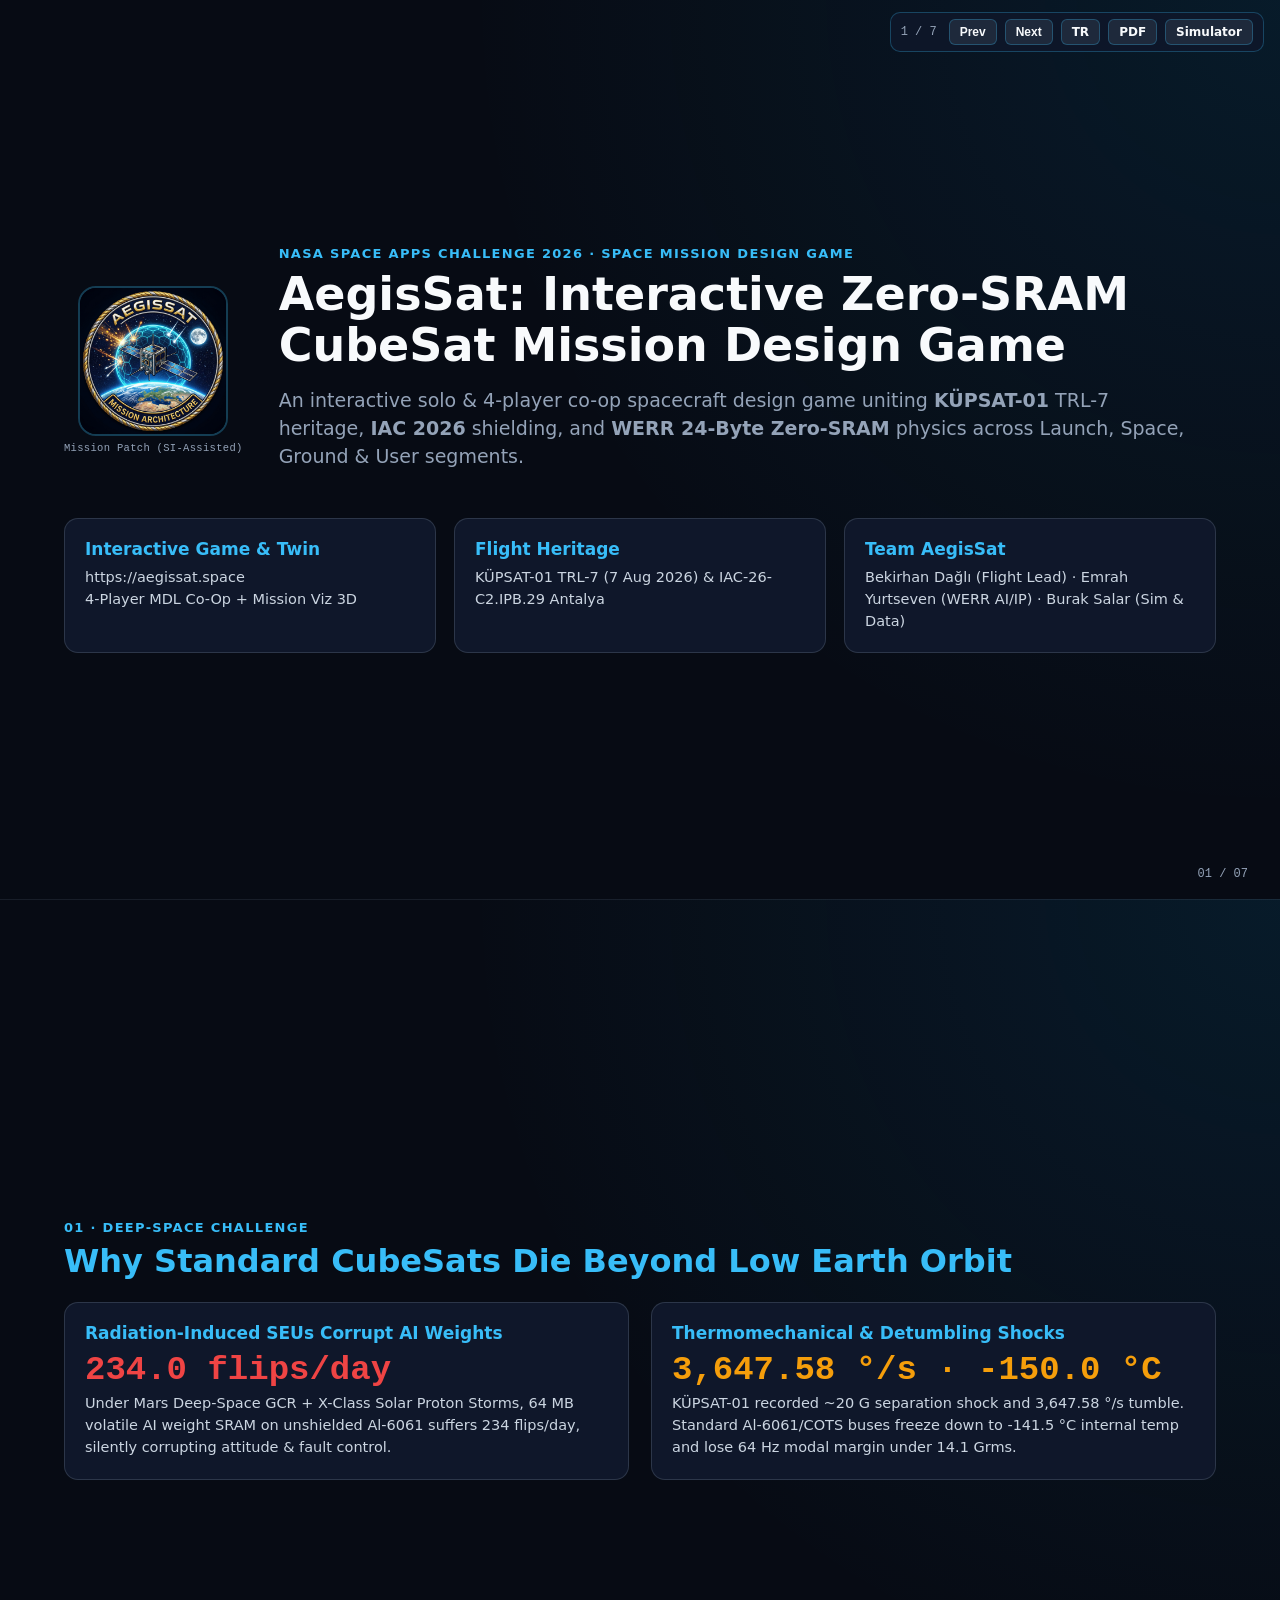
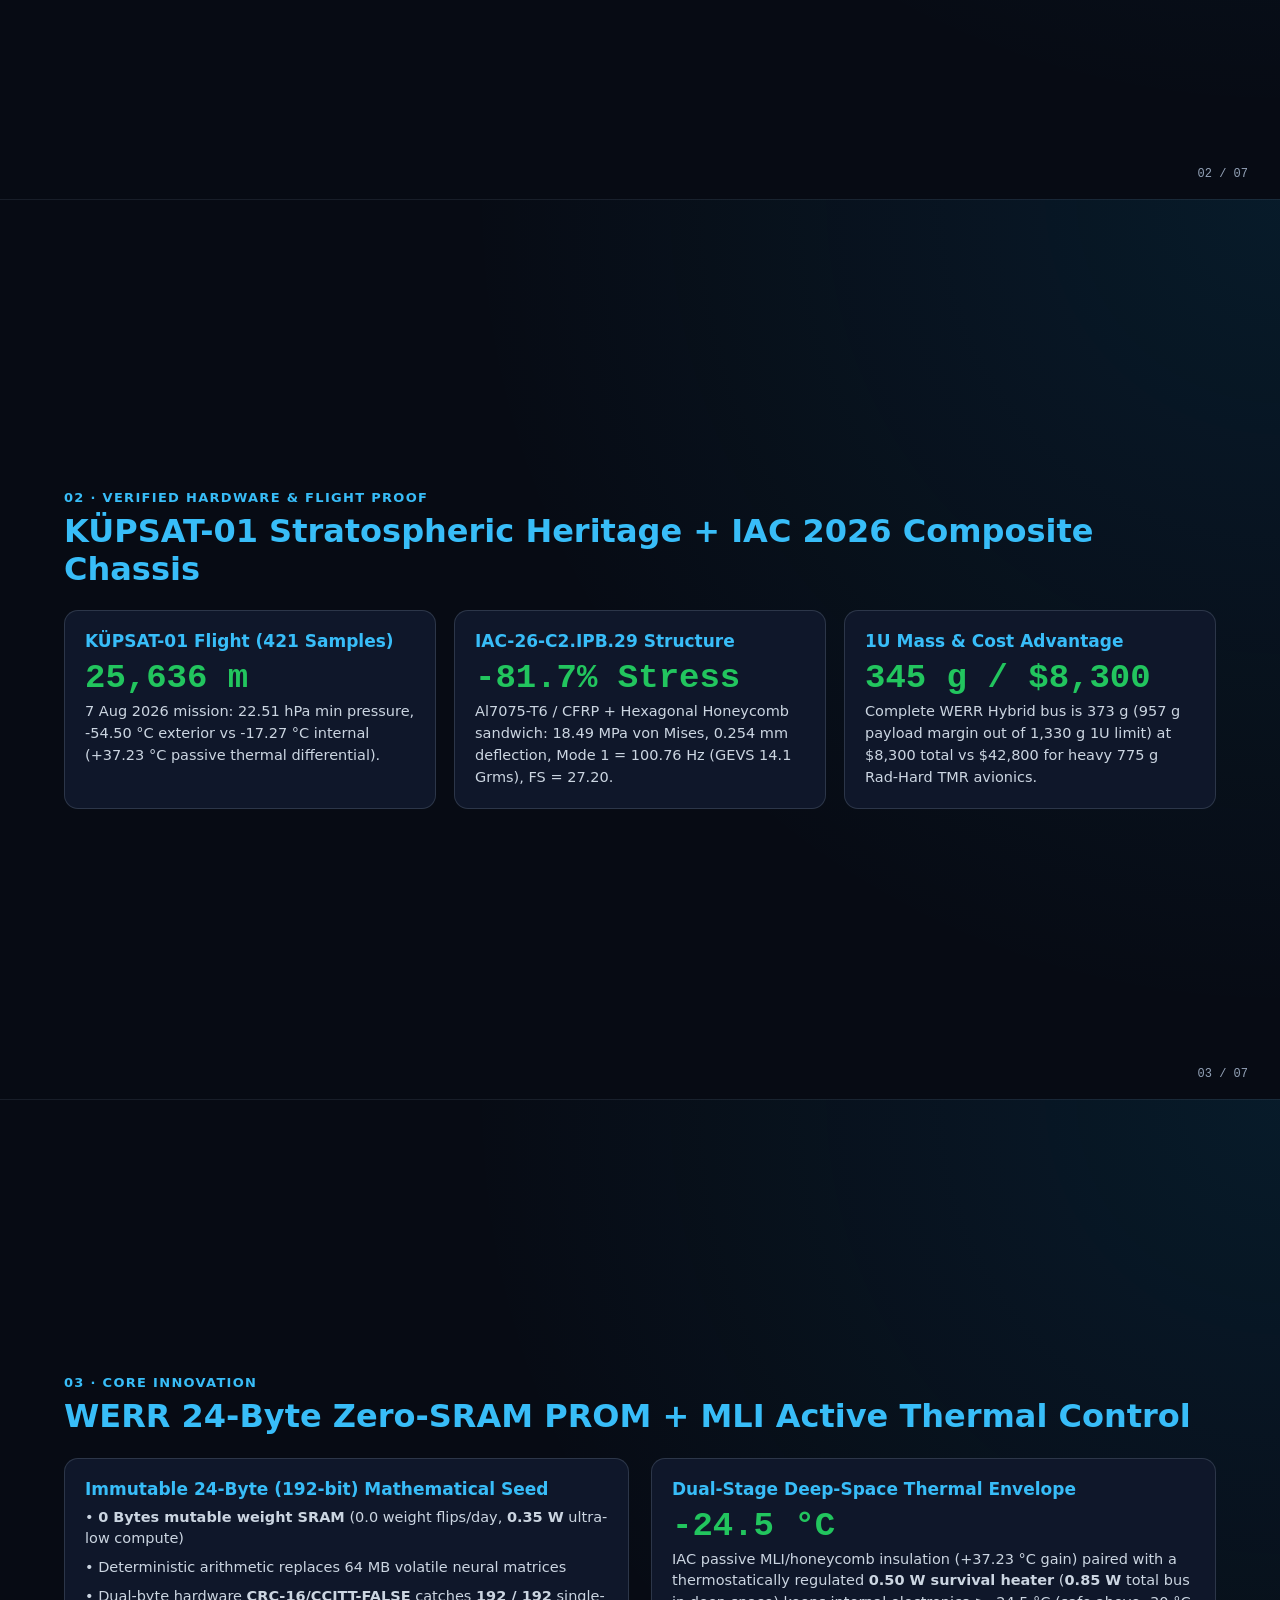
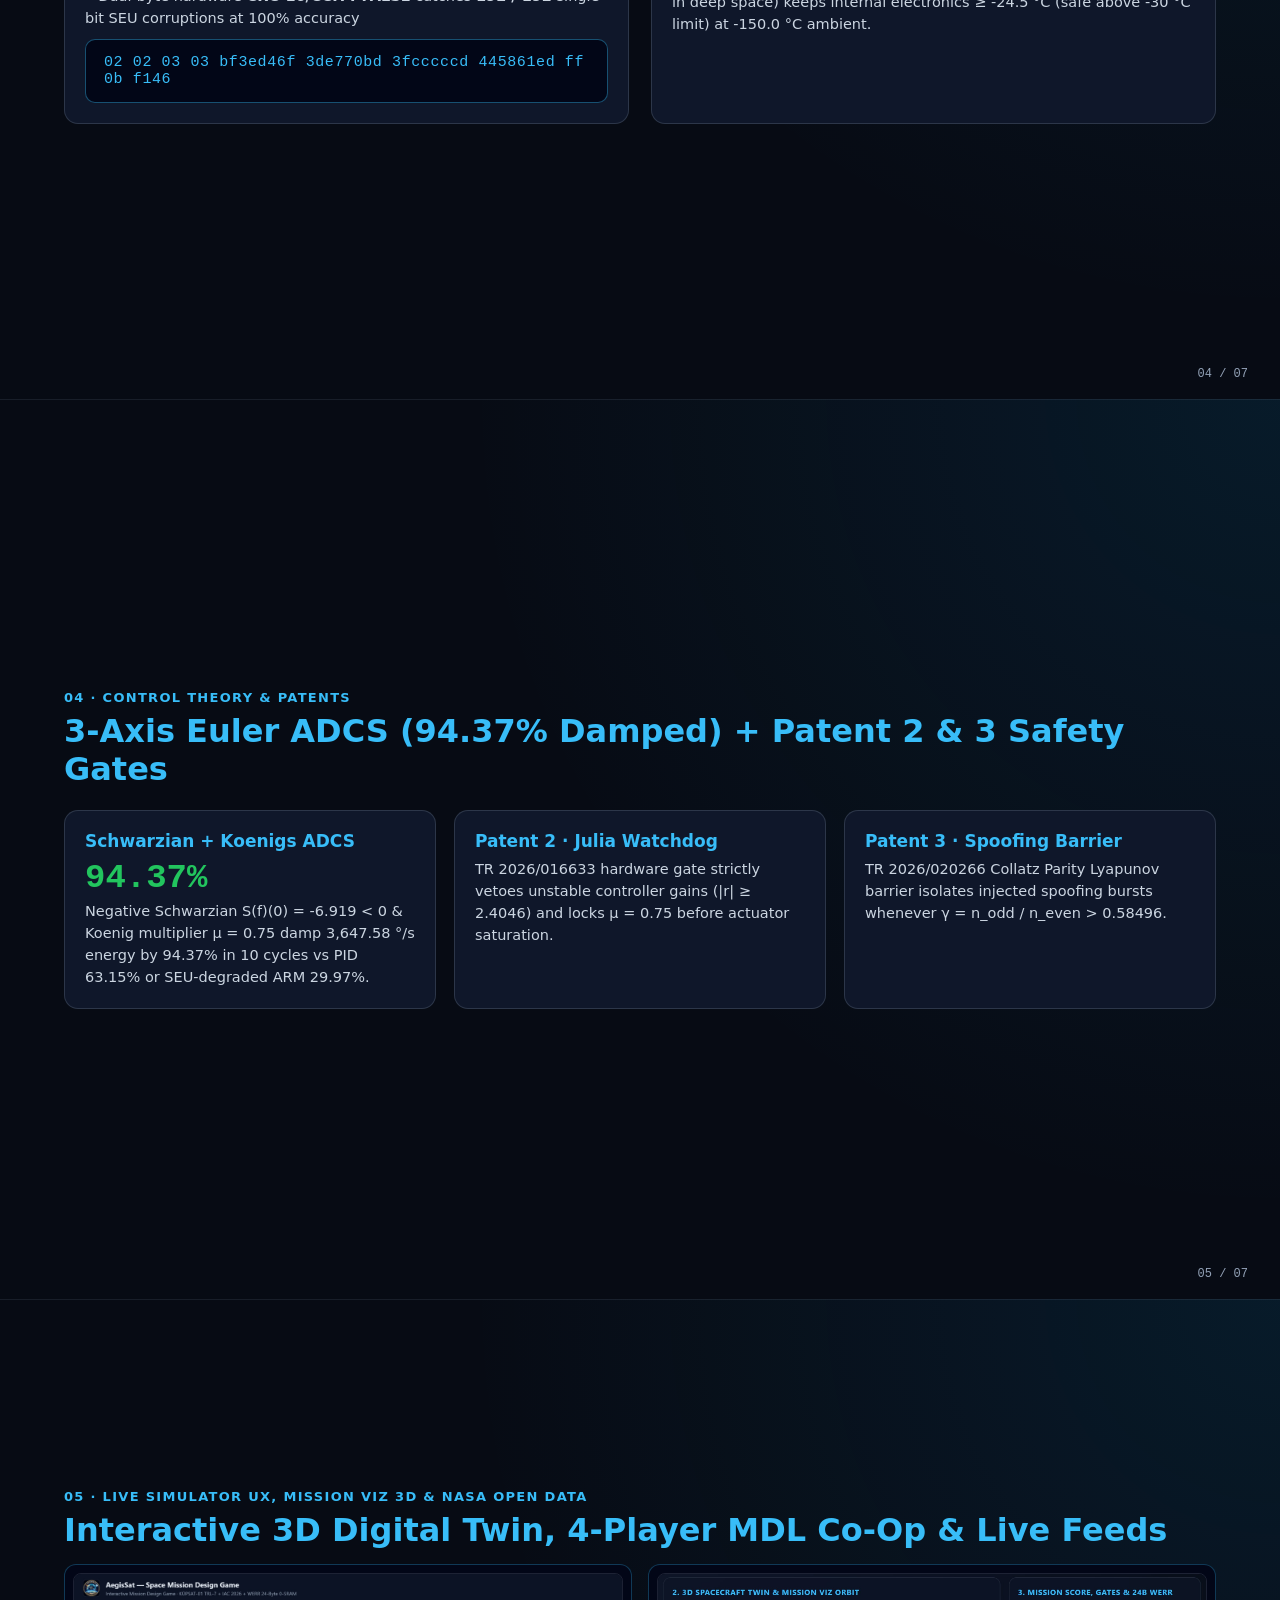
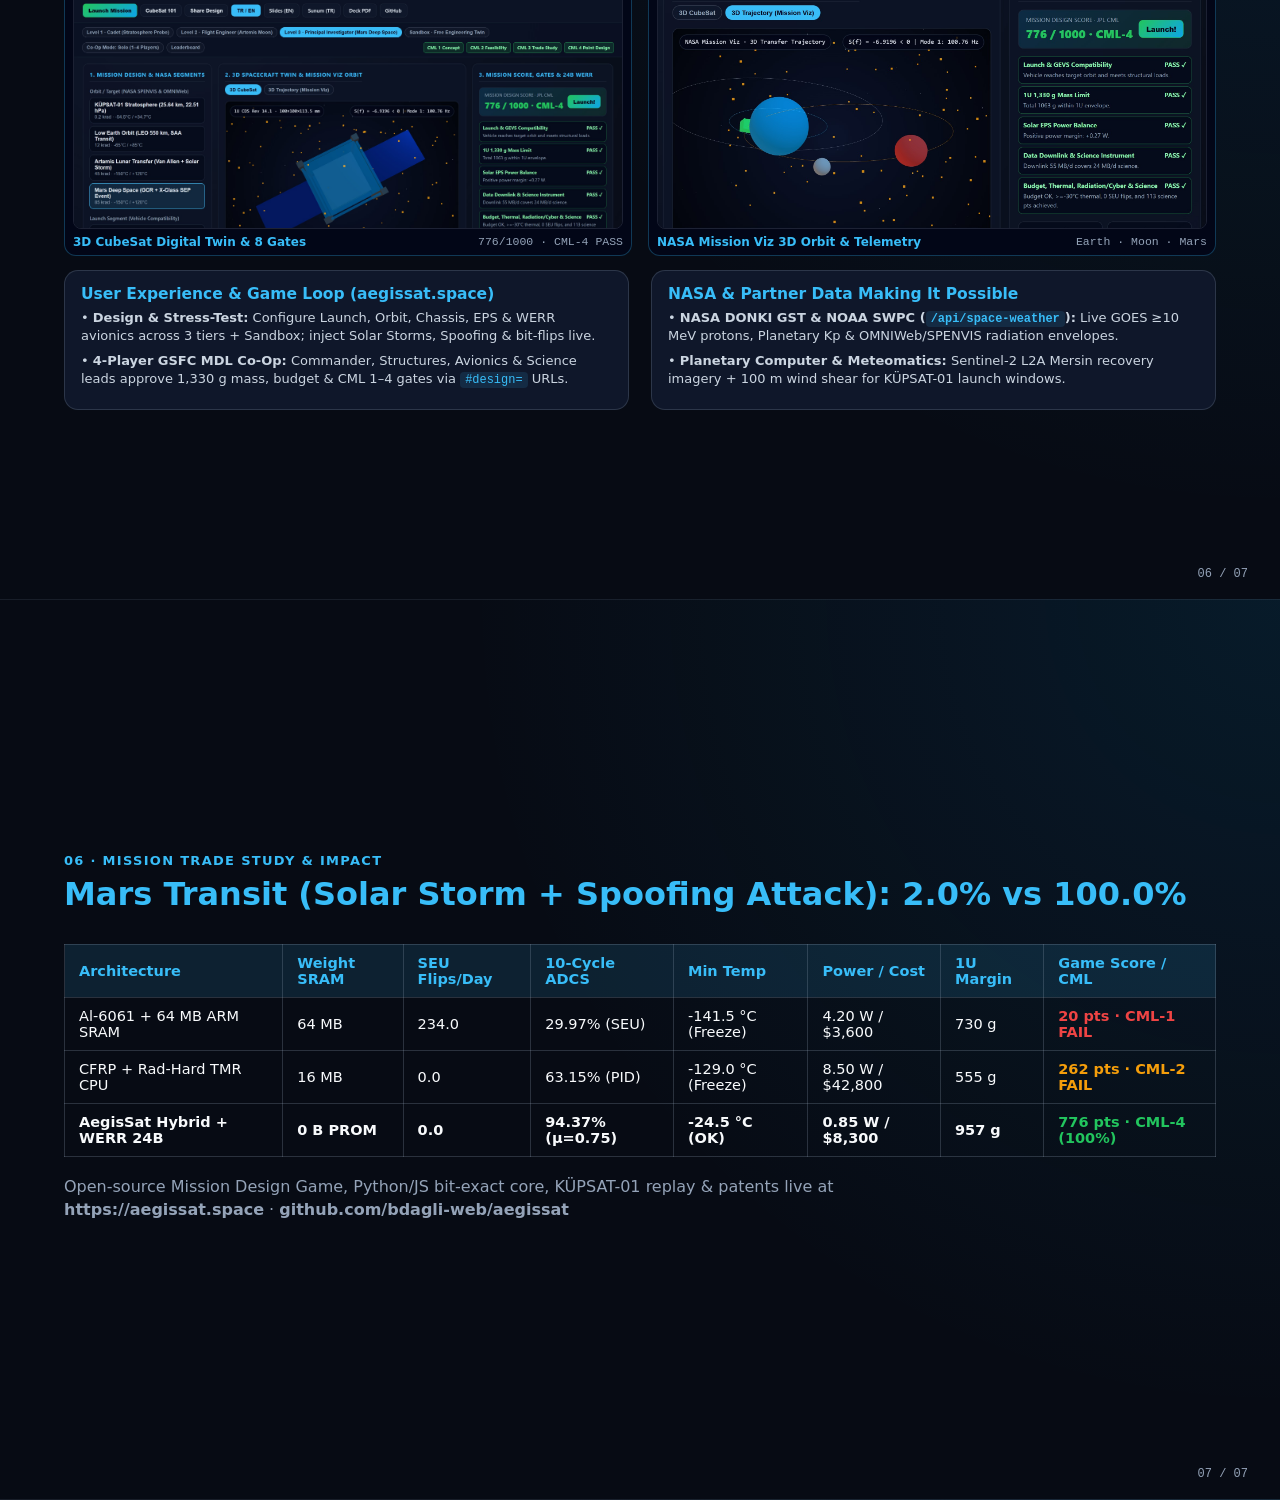
<file: demo/slides_en.html>
<!DOCTYPE html>
<html lang="en">
<head>
  <meta charset="UTF-8" />
  <meta name="viewport" content="width=device-width, initial-scale=1.0" />
  <title>AegisSat — Beyond Earth Zero-SRAM CubeSat Survivability (EN)</title>
  <style>
    :root { --bg: #070b14; --card: #0f172a; --text: #f8fafc; --muted: #94a3b8; --accent: #38bdf8; --ok: #22c55e; --warn: #f59e0b; --bad: #ef4444; --border: rgba(56,189,248,0.28); }
    * { box-sizing: border-box; margin: 0; padding: 0; }
    html, body { font-family: Inter, system-ui, -apple-system, sans-serif; background: var(--bg); color: var(--text); overflow-x: hidden; max-width: 100%; }
    .toolbar { position: fixed; top: 12px; right: 16px; display: flex; gap: 8px; z-index: 99; background: rgba(15,23,42,0.92); padding: 6px 10px; border-radius: 10px; border: 1px solid var(--border); align-items: center; }
    .toolbar a, .toolbar button { background: #1e293b; color: var(--text); border: 1px solid var(--border); padding: 5px 10px; border-radius: 6px; font-size: 12px; font-weight: 600; text-decoration: none; cursor: pointer; }
    .toolbar a:hover, .toolbar button:hover { background: var(--accent); color: #020617; }
    .slide { width: 100%; min-height: 100vh; padding: 48px 64px; display: flex; flex-direction: column; justify-content: center; border-bottom: 1px solid rgba(148,163,184,0.12); background: radial-gradient(circle at top right, rgba(14,165,233,0.10), transparent 52%), var(--bg); page-break-after: always; break-after: page; position: relative; }
    .slide-num { position: absolute; bottom: 18px; right: 32px; font-size: 12px; color: var(--muted); font-family: ui-monospace, monospace; }
    .kicker { color: var(--accent); font-weight: 700; letter-spacing: 0.10em; text-transform: uppercase; font-size: 13px; margin-bottom: 8px; }
    h1 { font-size: 46px; line-height: 1.12; margin-bottom: 14px; font-weight: 800; }
    h2 { font-size: 32px; line-height: 1.18; margin-bottom: 22px; color: var(--accent); font-weight: 750; }
    p.lead { font-size: 19px; color: var(--muted); max-width: 920px; line-height: 1.48; margin-bottom: 24px; }
    .grid-2 { display: grid; grid-template-columns: repeat(2, minmax(0, 1fr)); gap: 22px; }
    .grid-3 { display: grid; grid-template-columns: repeat(3, minmax(0, 1fr)); gap: 18px; }
    .card { background: var(--card); border: 1px solid rgba(148,163,184,0.22); border-radius: 14px; padding: 20px; }
    .card h3 { font-size: 17px; color: var(--accent); margin-bottom: 8px; }
    .card p, .card li { font-size: 14.5px; color: #cbd5e1; line-height: 1.5; }
    ul.clean { list-style: none; }
    ul.clean li { margin-bottom: 7px; }
    .metric { font-size: 34px; font-weight: 800; color: var(--ok); margin: 4px 0; font-family: ui-monospace, monospace; }
    .metric.warn { color: var(--warn); }
    .metric.bad { color: var(--bad); }
    .mono { font-family: ui-monospace, SFMono-Regular, Menlo, monospace; }
    .hex-box { background: #020617; border: 1px solid rgba(56,189,248,0.4); border-radius: 10px; padding: 14px 18px; font-size: 15px; color: var(--accent); letter-spacing: 0.04em; margin-top: 10px; overflow-wrap: anywhere; word-break: break-all; }
    table { width: 100%; border-collapse: collapse; margin-top: 8px; font-size: 14.5px; }
    th, td { border: 1px solid rgba(148,163,184,0.25); padding: 10px 14px; text-align: left; }
    th { background: rgba(56,189,248,0.12); color: var(--accent); font-weight: 700; }
    .hero-row { display: flex; align-items: center; gap: 36px; }
    .patch-wrap { display: flex; flex-direction: column; align-items: center; gap: 6px; flex-shrink: 0; }
    .patch-img { width: 150px; height: 150px; border-radius: 18px; object-fit: cover; border: 2px solid var(--border); flex-shrink: 0; }
    .patch-cap { font-size: 10.5px; color: var(--muted); font-family: ui-monospace, monospace; letter-spacing: 0.03em; }
    .showcase-grid { display: grid; grid-template-columns: repeat(2, minmax(0, 1fr)); gap: 16px; margin-bottom: 14px; }
    .shot-card { background: #020617; border: 1px solid var(--border); border-radius: 12px; padding: 8px 8px 6px; overflow: hidden; }
    .shot-card img { width: 100%; height: 256px; object-fit: cover; object-position: top center; border-radius: 8px; display: block; border: 1px solid rgba(148,163,184,0.18); }
    .shot-cap { font-size: 11.5px; color: var(--muted); margin-top: 6px; display: flex; justify-content: space-between; align-items: center; gap: 8px; }
    .shot-cap strong { color: var(--accent); font-size: 12px; }
    .card-compact { padding: 14px 16px; }
    .card-compact h3 { font-size: 15.5px; margin-bottom: 6px; }
    .card-compact li { font-size: 13px; margin-bottom: 4px; line-height: 1.38; }
    code.mono { background: rgba(56,189,248,0.12); color: var(--accent); padding: 1px 5px; border-radius: 4px; font-size: 0.92em; }
    @media screen and (max-width: 820px) {
      .toolbar { position: static; width: calc(100% - 24px); margin: 10px auto 0; flex-wrap: wrap; justify-content: center; }
      .slide { min-height: auto; padding: 28px 16px 42px; }
      .hero-row { flex-direction: column; align-items: flex-start; gap: 16px; }
      .patch-wrap { align-items: flex-start; }
      .patch-img { width: 92px; height: 92px; }
      h1 { font-size: 26px; }
      h2 { font-size: 21px; margin-bottom: 14px; }
      p.lead { font-size: 15px; margin-bottom: 16px; }
      .grid-2, .grid-3, .showcase-grid { grid-template-columns: minmax(0, 1fr); gap: 14px; }
      .shot-card img { height: auto; max-height: 240px; }
      .card { padding: 14px; min-width: 0; max-width: 100%; }
      .metric { font-size: 24px; }
      .hex-box { font-size: 12px; padding: 10px 12px; }
      table { display: block; overflow-x: auto; max-width: 100%; font-size: 12.5px; -webkit-overflow-scrolling: touch; }
      th, td { padding: 8px 10px; white-space: nowrap; }
      .slide-num { right: 16px; bottom: 12px; }
    }
    @page { size: 13.333in 7.5in; margin: 0; }
    @media print {
      .toolbar { display: none !important; }
      .slide { width: 13.333in; height: 7.5in; min-height: 7.5in; max-height: 7.5in; padding: 38px 54px; overflow: hidden; border-bottom: none; -webkit-print-color-adjust: exact; print-color-adjust: exact; }
      .shot-card img { height: 246px; }
    }
  </style>
</head>
<body>
  <div class="toolbar">
    <span id="slide-ind" class="mono" style="font-size:12px;color:#94a3b8;margin-right:4px;">1 / 7</span>
    <button onclick="step(-1)">Prev</button>
    <button onclick="step(1)">Next</button>
    <a href="slides_tr.html">TR</a>
    <a href="../docs/AegisSat_Presentation_EN.pdf" target="_blank" rel="noopener">PDF</a>
    <a href="../index.html">Simulator</a>
  </div>

  <section class="slide">
    <div class="hero-row">
      <div class="patch-wrap">
        <img src="../assets/aegissat_mission_patch.jpg" alt="AegisSat Mission Patch" class="patch-img" />
        <span class="patch-cap">Mission Patch (SI-Assisted)</span>
      </div>
      <div>
        <div class="kicker">NASA Space Apps Challenge 2026 · Space Mission Design Game</div>
        <h1>AegisSat: Interactive Zero-SRAM CubeSat Mission Design Game</h1>
        <p class="lead">An interactive solo &amp; 4-player co-op spacecraft design game uniting <strong>KÜPSAT-01</strong> TRL-7 heritage, <strong>IAC 2026</strong> shielding, and <strong>WERR 24-Byte Zero-SRAM</strong> physics across Launch, Space, Ground &amp; User segments.</p>
      </div>
    </div>
    <div class="grid-3" style="margin-top:24px;">
      <div class="card"><h3>Interactive Game &amp; Twin</h3><p>https://aegissat.space<br/>4-Player MDL Co-Op + Mission Viz 3D</p></div>
      <div class="card"><h3>Flight Heritage</h3><p>KÜPSAT-01 TRL-7 (7 Aug 2026) &amp; IAC-26-C2.IPB.29 Antalya</p></div>
      <div class="card"><h3>Team AegisSat</h3><p>Bekirhan Dağlı (Flight Lead) · Emrah Yurtseven (WERR AI/IP) · Burak Salar (Sim &amp; Data)</p></div>
    </div>
    <span class="slide-num">01 / 07</span>
  </section>

  <section class="slide">
    <div class="kicker">01 · Deep-Space Challenge</div>
    <h2>Why Standard CubeSats Die Beyond Low Earth Orbit</h2>
    <div class="grid-2">
      <div class="card">
        <h3>Radiation-Induced SEUs Corrupt AI Weights</h3>
        <div class="metric bad">234.0 flips/day</div>
        <p>Under Mars Deep-Space GCR + X-Class Solar Proton Storms, 64 MB volatile AI weight SRAM on unshielded Al-6061 suffers 234 flips/day, silently corrupting attitude &amp; fault control.</p>
      </div>
      <div class="card">
        <h3>Thermomechanical &amp; Detumbling Shocks</h3>
        <div class="metric warn">3,647.58 °/s · -150.0 °C</div>
        <p>KÜPSAT-01 recorded ~20 G separation shock and 3,647.58 °/s tumble. Standard Al-6061/COTS buses freeze down to -141.5 °C internal temp and lose 64 Hz modal margin under 14.1 Grms.</p>
      </div>
    </div>
    <span class="slide-num">02 / 07</span>
  </section>

  <section class="slide">
    <div class="kicker">02 · Verified Hardware &amp; Flight Proof</div>
    <h2>KÜPSAT-01 Stratospheric Heritage + IAC 2026 Composite Chassis</h2>
    <div class="grid-3">
      <div class="card"><h3>KÜPSAT-01 Flight (421 Samples)</h3><div class="metric">25,636 m</div><p>7 Aug 2026 mission: 22.51 hPa min pressure, -54.50 °C exterior vs -17.27 °C internal (+37.23 °C passive thermal differential).</p></div>
      <div class="card"><h3>IAC-26-C2.IPB.29 Structure</h3><div class="metric">-81.7% Stress</div><p>Al7075-T6 / CFRP + Hexagonal Honeycomb sandwich: 18.49 MPa von Mises, 0.254 mm deflection, Mode 1 = 100.76 Hz (GEVS 14.1 Grms), FS = 27.20.</p></div>
      <div class="card"><h3>1U Mass &amp; Cost Advantage</h3><div class="metric">345 g / $8,300</div><p>Complete WERR Hybrid bus is 373 g (957 g payload margin out of 1,330 g 1U limit) at $8,300 total vs $42,800 for heavy 775 g Rad-Hard TMR avionics.</p></div>
    </div>
    <span class="slide-num">03 / 07</span>
  </section>

  <section class="slide">
    <div class="kicker">03 · Core Innovation</div>
    <h2>WERR 24-Byte Zero-SRAM PROM + MLI Active Thermal Control</h2>
    <div class="grid-2">
      <div class="card">
        <h3>Immutable 24-Byte (192-bit) Mathematical Seed</h3>
        <ul class="clean">
          <li>• <strong>0 Bytes mutable weight SRAM</strong> (0.0 weight flips/day, <strong>0.35 W</strong> ultra-low compute)</li>
          <li>• Deterministic arithmetic replaces 64 MB volatile neural matrices</li>
          <li>• Dual-byte hardware <strong>CRC-16/CCITT-FALSE</strong> catches <strong>192 / 192</strong> single-bit SEU corruptions at 100% accuracy</li>
        </ul>
        <div class="hex-box mono">02 02 03 03 bf3ed46f 3de770bd 3fcccccd 445861ed ff0b f146</div>
      </div>
      <div class="card">
        <h3>Dual-Stage Deep-Space Thermal Envelope</h3>
        <div class="metric">-24.5 °C</div>
        <p>IAC passive MLI/honeycomb insulation (+37.23 °C gain) paired with a thermostatically regulated <strong>0.50 W survival heater</strong> (<strong>0.85 W</strong> total bus in deep space) keeps internal electronics ≥ -24.5 °C (safe above -30 °C limit) at -150.0 °C ambient.</p>
      </div>
    </div>
    <span class="slide-num">04 / 07</span>
  </section>

  <section class="slide">
    <div class="kicker">04 · Control Theory &amp; Patents</div>
    <h2>3-Axis Euler ADCS (94.37% Damped) + Patent 2 &amp; 3 Safety Gates</h2>
    <div class="grid-3">
      <div class="card"><h3>Schwarzian + Koenigs ADCS</h3><div class="metric">94.37%</div><p>Negative Schwarzian S(f)(0) = -6.919 &lt; 0 &amp; Koenig multiplier μ = 0.75 damp 3,647.58 °/s energy by 94.37% in 10 cycles vs PID 63.15% or SEU-degraded ARM 29.97%.</p></div>
      <div class="card"><h3>Patent 2 · Julia Watchdog</h3><p>TR 2026/016633 hardware gate strictly vetoes unstable controller gains (|r| ≥ 2.4046) and locks μ = 0.75 before actuator saturation.</p></div>
      <div class="card"><h3>Patent 3 · Spoofing Barrier</h3><p>TR 2026/020266 Collatz Parity Lyapunov barrier isolates injected spoofing bursts whenever γ = n_odd / n_even &gt; 0.58496.</p></div>
    </div>
    <span class="slide-num">05 / 07</span>
  </section>

  <section class="slide">
    <div class="kicker">05 · Live Simulator UX, Mission Viz 3D &amp; NASA Open Data</div>
    <h2 style="margin-bottom:14px;">Interactive 3D Digital Twin, 4-Player MDL Co-Op &amp; Live Feeds</h2>
    <div class="showcase-grid">
      <div class="shot-card">
        <img src="../assets/demo_simulator_en.jpg" alt="AegisSat Live 3D CubeSat Simulator and CML-4 Engineering Gates" />
        <div class="shot-cap"><strong>3D CubeSat Digital Twin &amp; 8 Gates</strong><span class="mono">776/1000 · CML-4 PASS</span></div>
      </div>
      <div class="shot-card">
        <img src="../assets/demo_trajectory_en.jpg" alt="NASA Mission Viz 3D Transfer Trajectory and Resource Telemetry" />
        <div class="shot-cap"><strong>NASA Mission Viz 3D Orbit &amp; Telemetry</strong><span class="mono">Earth · Moon · Mars</span></div>
      </div>
    </div>
    <div class="grid-2">
      <div class="card card-compact">
        <h3>User Experience &amp; Game Loop (aegissat.space)</h3>
        <ul class="clean">
          <li>• <strong>Design &amp; Stress-Test:</strong> Configure Launch, Orbit, Chassis, EPS &amp; WERR avionics across 3 tiers + Sandbox; inject Solar Storms, Spoofing &amp; bit-flips live.</li>
          <li>• <strong>4-Player GSFC MDL Co-Op:</strong> Commander, Structures, Avionics &amp; Science leads approve 1,330 g mass, budget &amp; CML 1–4 gates via <code class="mono">#design=</code> URLs.</li>
        </ul>
      </div>
      <div class="card card-compact">
        <h3>NASA &amp; Partner Data Making It Possible</h3>
        <ul class="clean">
          <li>• <strong>NASA DONKI GST &amp; NOAA SWPC (<code class="mono">/api/space-weather</code>):</strong> Live GOES &ge;10 MeV protons, Planetary Kp &amp; OMNIWeb/SPENVIS radiation envelopes.</li>
          <li>• <strong>Planetary Computer &amp; Meteomatics:</strong> Sentinel-2 L2A Mersin recovery imagery + 100 m wind shear for KÜPSAT-01 launch windows.</li>
        </ul>
      </div>
    </div>
    <span class="slide-num">06 / 07</span>
  </section>

  <section class="slide">
    <div class="kicker">06 · Mission Trade Study &amp; Impact</div>
    <h2>Mars Transit (Solar Storm + Spoofing Attack): 2.0% vs 100.0%</h2>
    <table>
      <thead><tr><th>Architecture</th><th>Weight SRAM</th><th>SEU Flips/Day</th><th>10-Cycle ADCS</th><th>Min Temp</th><th>Power / Cost</th><th>1U Margin</th><th>Game Score / CML</th></tr></thead>
      <tbody>
        <tr><td>Al-6061 + 64 MB ARM SRAM</td><td>64 MB</td><td>234.0</td><td>29.97% (SEU)</td><td>-141.5 °C (Freeze)</td><td>4.20 W / $3,600</td><td>730 g</td><td style="color:#ef4444;font-weight:700;">20 pts · CML-1 FAIL</td></tr>
        <tr><td>CFRP + Rad-Hard TMR CPU</td><td>16 MB</td><td>0.0</td><td>63.15% (PID)</td><td>-129.0 °C (Freeze)</td><td>8.50 W / $42,800</td><td>555 g</td><td style="color:#f59e0b;font-weight:700;">262 pts · CML-2 FAIL</td></tr>
        <tr><td><strong>AegisSat Hybrid + WERR 24B</strong></td><td><strong>0 B PROM</strong></td><td><strong>0.0</strong></td><td><strong>94.37% (μ=0.75)</strong></td><td><strong>-24.5 °C (OK)</strong></td><td><strong>0.85 W / $8,300</strong></td><td><strong>957 g</strong></td><td style="color:#22c55e;font-weight:800;">776 pts · CML-4 (100%)</td></tr>
      </tbody>
    </table>
    <p class="lead" style="margin-top:18px;font-size:16px;">Open-source Mission Design Game, Python/JS bit-exact core, KÜPSAT-01 replay &amp; patents live at <strong>https://aegissat.space</strong> · <strong>github.com/bdagli-web/aegissat</strong></p>
    <span class="slide-num">07 / 07</span>
  </section>

  <script>
    const slides = Array.from(document.querySelectorAll(".slide"));
    let idx = 0;
    function updateInd() { document.getElementById("slide-ind").textContent = `${idx + 1} / ${slides.length}`; }
    function step(d) {
      idx = Math.max(0, Math.min(slides.length - 1, idx + d));
      slides[idx].scrollIntoView({ behavior: "smooth" });
      updateInd();
    }
    window.addEventListener("keydown", (e) => {
      if (e.key === "ArrowRight" || e.key === "ArrowDown" || e.key === " ") step(1);
      if (e.key === "ArrowLeft" || e.key === "ArrowUp") step(-1);
    });
  </script>
</body>
</html>
</file>
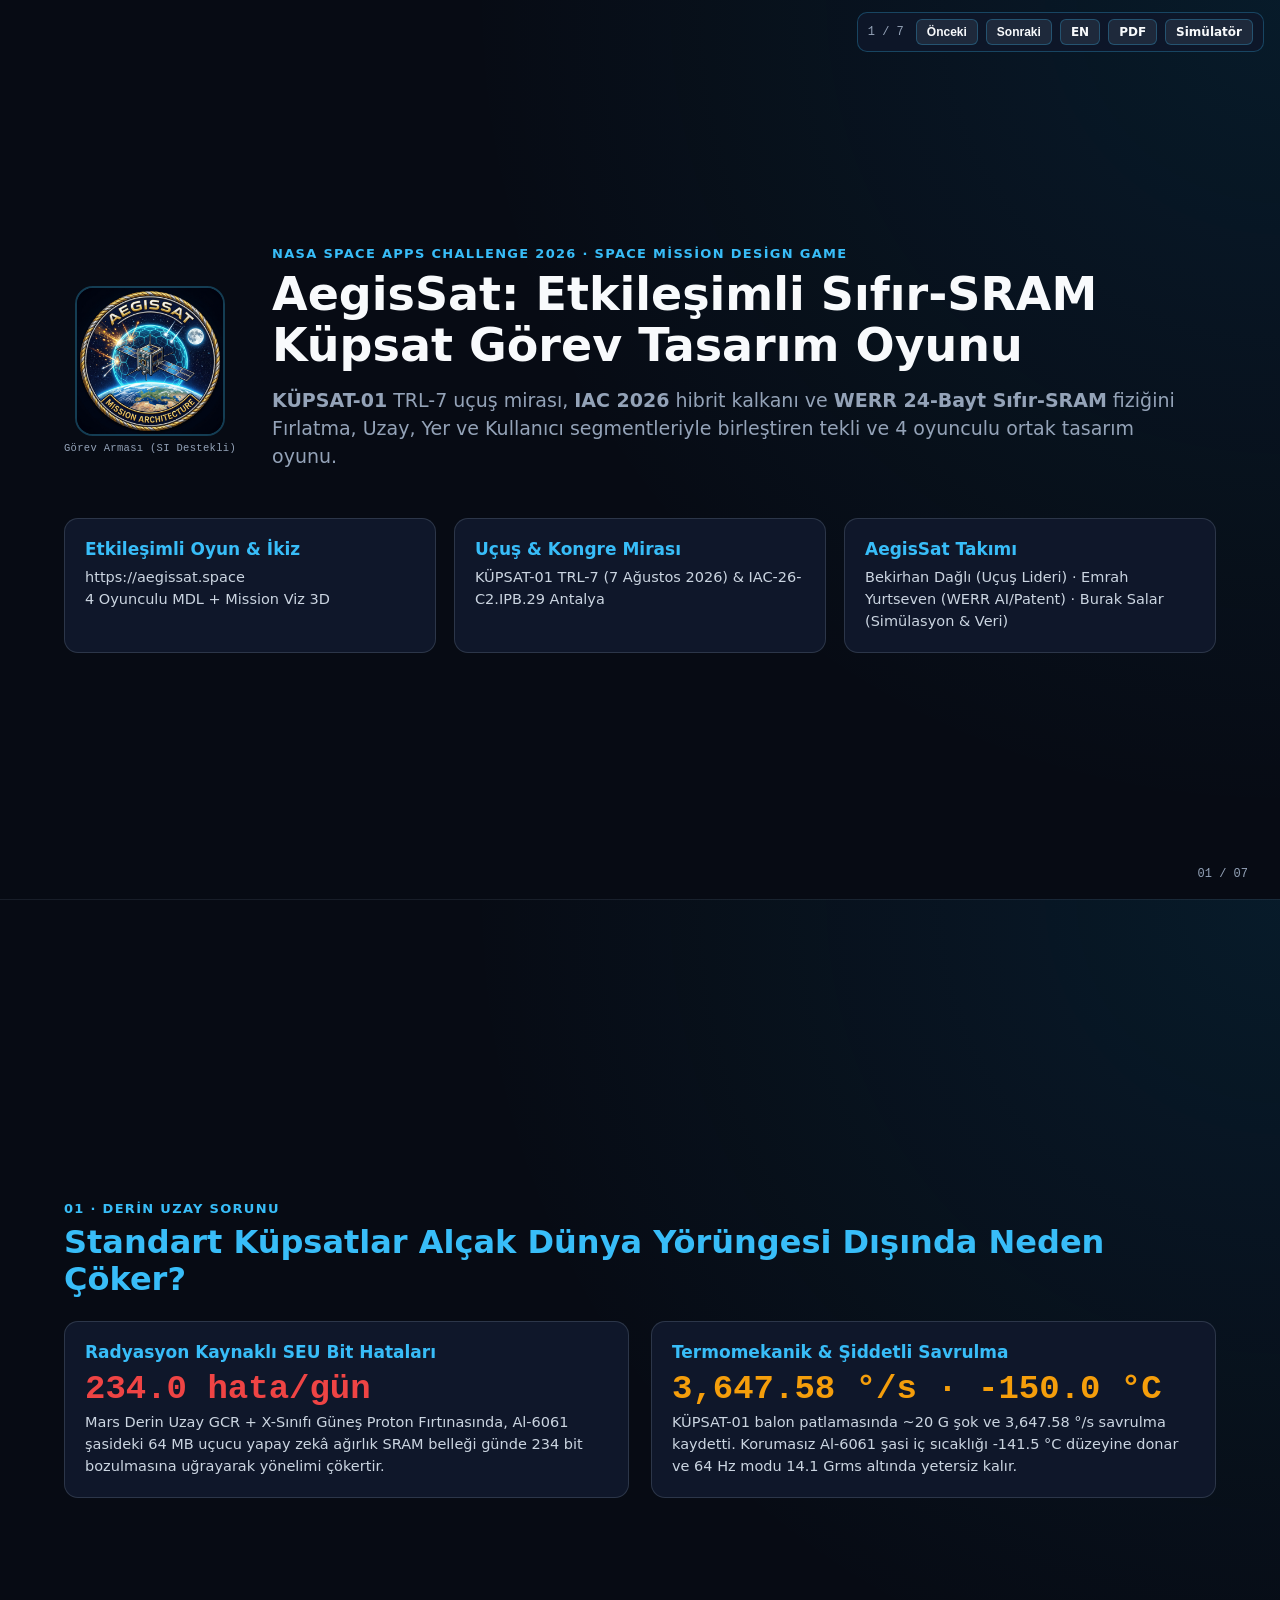
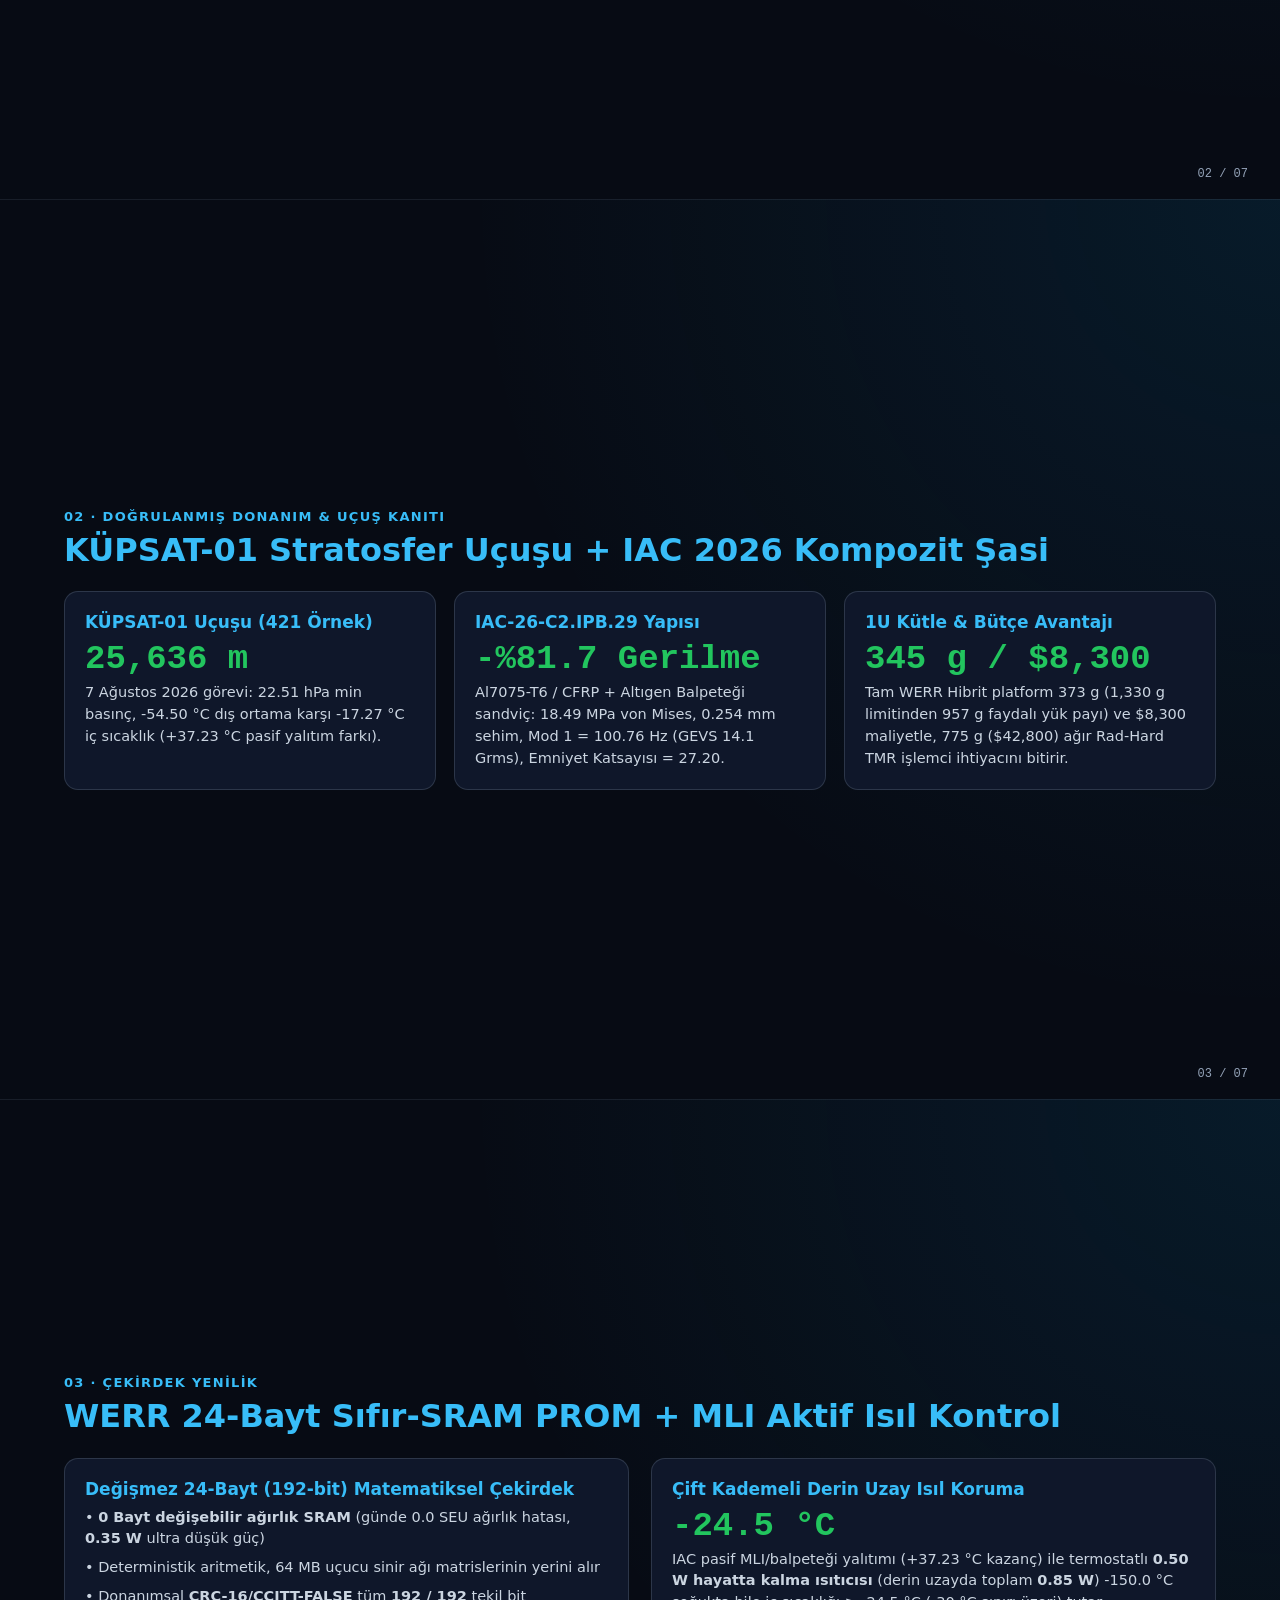
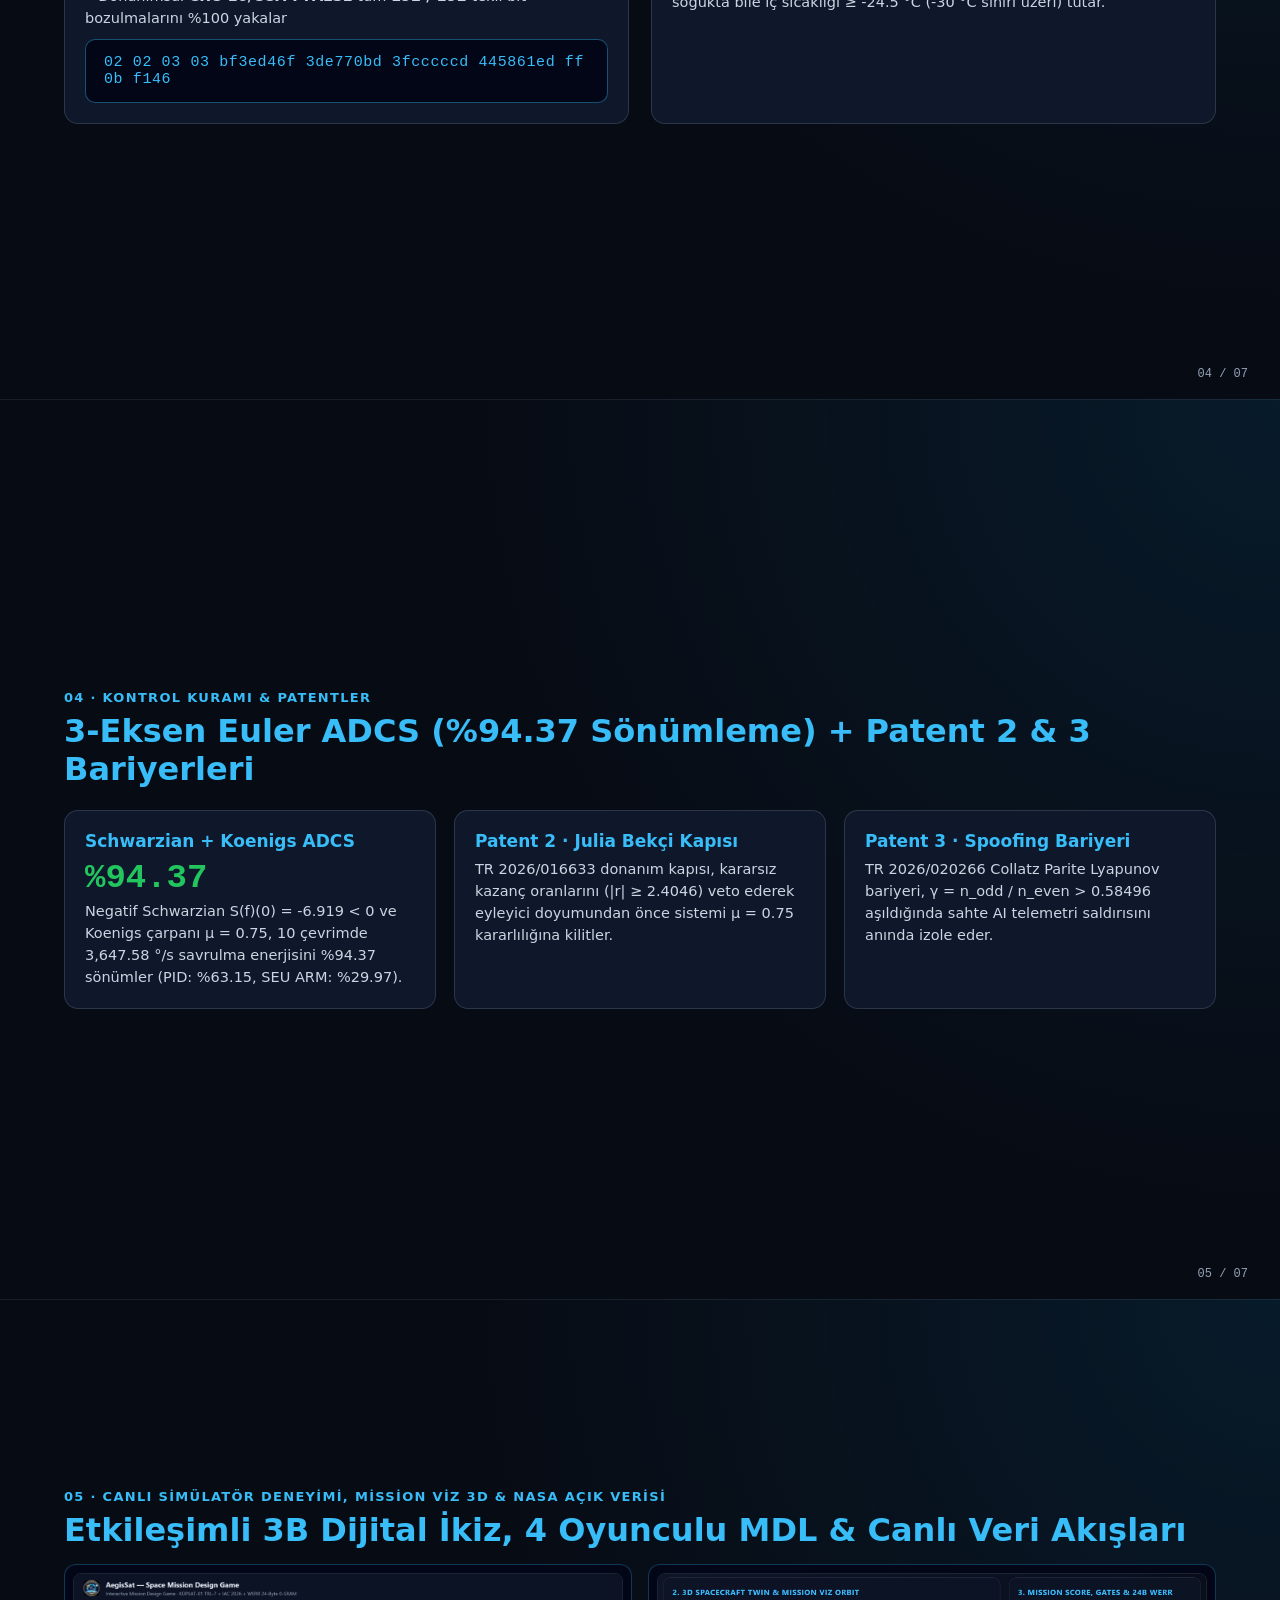
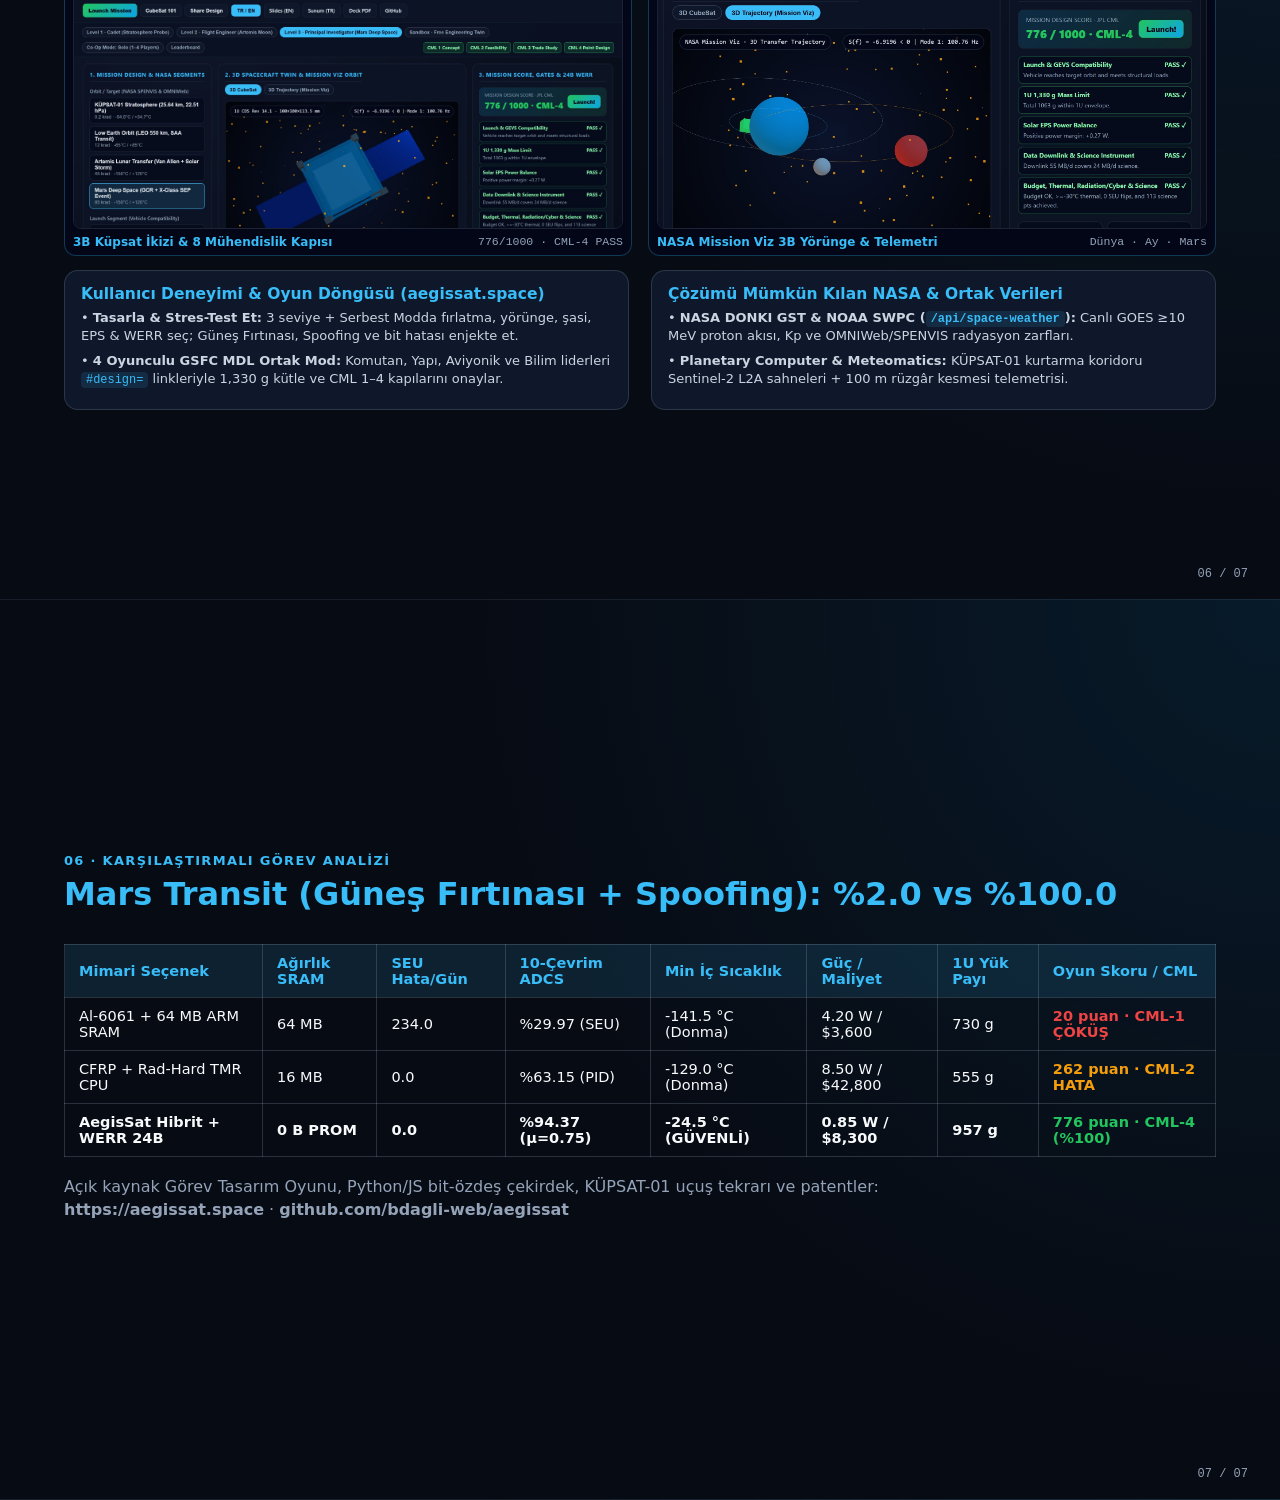
<file: demo/slides_tr.html>
<!DOCTYPE html>
<html lang="tr">
<head>
  <meta charset="UTF-8" />
  <meta name="viewport" content="width=device-width, initial-scale=1.0" />
  <title>AegisSat — Derin Uzay Sıfır-SRAM Küpsat Hayatta Kalma Mimarisi (TR)</title>
  <style>
    :root { --bg: #070b14; --card: #0f172a; --text: #f8fafc; --muted: #94a3b8; --accent: #38bdf8; --ok: #22c55e; --warn: #f59e0b; --bad: #ef4444; --border: rgba(56,189,248,0.28); }
    * { box-sizing: border-box; margin: 0; padding: 0; }
    html, body { font-family: Inter, system-ui, -apple-system, sans-serif; background: var(--bg); color: var(--text); overflow-x: hidden; max-width: 100%; }
    .toolbar { position: fixed; top: 12px; right: 16px; display: flex; gap: 8px; z-index: 99; background: rgba(15,23,42,0.92); padding: 6px 10px; border-radius: 10px; border: 1px solid var(--border); align-items: center; }
    .toolbar a, .toolbar button { background: #1e293b; color: var(--text); border: 1px solid var(--border); padding: 5px 10px; border-radius: 6px; font-size: 12px; font-weight: 600; text-decoration: none; cursor: pointer; }
    .toolbar a:hover, .toolbar button:hover { background: var(--accent); color: #020617; }
    .slide { width: 100%; min-height: 100vh; padding: 48px 64px; display: flex; flex-direction: column; justify-content: center; border-bottom: 1px solid rgba(148,163,184,0.12); background: radial-gradient(circle at top right, rgba(14,165,233,0.10), transparent 52%), var(--bg); page-break-after: always; break-after: page; position: relative; }
    .slide-num { position: absolute; bottom: 18px; right: 32px; font-size: 12px; color: var(--muted); font-family: ui-monospace, monospace; }
    .kicker { color: var(--accent); font-weight: 700; letter-spacing: 0.10em; text-transform: uppercase; font-size: 13px; margin-bottom: 8px; }
    h1 { font-size: 46px; line-height: 1.12; margin-bottom: 14px; font-weight: 800; }
    h2 { font-size: 32px; line-height: 1.18; margin-bottom: 22px; color: var(--accent); font-weight: 750; }
    p.lead { font-size: 19px; color: var(--muted); max-width: 920px; line-height: 1.48; margin-bottom: 24px; }
    .grid-2 { display: grid; grid-template-columns: repeat(2, minmax(0, 1fr)); gap: 22px; }
    .grid-3 { display: grid; grid-template-columns: repeat(3, minmax(0, 1fr)); gap: 18px; }
    .card { background: var(--card); border: 1px solid rgba(148,163,184,0.22); border-radius: 14px; padding: 20px; }
    .card h3 { font-size: 17px; color: var(--accent); margin-bottom: 8px; }
    .card p, .card li { font-size: 14.5px; color: #cbd5e1; line-height: 1.5; }
    ul.clean { list-style: none; }
    ul.clean li { margin-bottom: 7px; }
    .metric { font-size: 34px; font-weight: 800; color: var(--ok); margin: 4px 0; font-family: ui-monospace, monospace; }
    .metric.warn { color: var(--warn); }
    .metric.bad { color: var(--bad); }
    .mono { font-family: ui-monospace, SFMono-Regular, Menlo, monospace; }
    .hex-box { background: #020617; border: 1px solid rgba(56,189,248,0.4); border-radius: 10px; padding: 14px 18px; font-size: 15px; color: var(--accent); letter-spacing: 0.04em; margin-top: 10px; overflow-wrap: anywhere; word-break: break-all; }
    table { width: 100%; border-collapse: collapse; margin-top: 8px; font-size: 14.5px; }
    th, td { border: 1px solid rgba(148,163,184,0.25); padding: 10px 14px; text-align: left; }
    th { background: rgba(56,189,248,0.12); color: var(--accent); font-weight: 700; }
    .hero-row { display: flex; align-items: center; gap: 36px; }
    .patch-wrap { display: flex; flex-direction: column; align-items: center; gap: 6px; flex-shrink: 0; }
    .patch-img { width: 150px; height: 150px; border-radius: 18px; object-fit: cover; border: 2px solid var(--border); flex-shrink: 0; }
    .patch-cap { font-size: 10.5px; color: var(--muted); font-family: ui-monospace, monospace; letter-spacing: 0.03em; }
    .showcase-grid { display: grid; grid-template-columns: repeat(2, minmax(0, 1fr)); gap: 16px; margin-bottom: 14px; }
    .shot-card { background: #020617; border: 1px solid var(--border); border-radius: 12px; padding: 8px 8px 6px; overflow: hidden; }
    .shot-card img { width: 100%; height: 256px; object-fit: cover; object-position: top center; border-radius: 8px; display: block; border: 1px solid rgba(148,163,184,0.18); }
    .shot-cap { font-size: 11.5px; color: var(--muted); margin-top: 6px; display: flex; justify-content: space-between; align-items: center; gap: 8px; }
    .shot-cap strong { color: var(--accent); font-size: 12px; }
    .card-compact { padding: 14px 16px; }
    .card-compact h3 { font-size: 15.5px; margin-bottom: 6px; }
    .card-compact li { font-size: 13px; margin-bottom: 4px; line-height: 1.38; }
    code.mono { background: rgba(56,189,248,0.12); color: var(--accent); padding: 1px 5px; border-radius: 4px; font-size: 0.92em; }
    @media screen and (max-width: 820px) {
      .toolbar { position: static; width: calc(100% - 24px); margin: 10px auto 0; flex-wrap: wrap; justify-content: center; }
      .slide { min-height: auto; padding: 28px 16px 42px; }
      .hero-row { flex-direction: column; align-items: flex-start; gap: 16px; }
      .patch-wrap { align-items: flex-start; }
      .patch-img { width: 92px; height: 92px; }
      h1 { font-size: 26px; }
      h2 { font-size: 21px; margin-bottom: 14px; }
      p.lead { font-size: 15px; margin-bottom: 16px; }
      .grid-2, .grid-3, .showcase-grid { grid-template-columns: minmax(0, 1fr); gap: 14px; }
      .shot-card img { height: auto; max-height: 240px; }
      .card { padding: 14px; min-width: 0; max-width: 100%; }
      .metric { font-size: 24px; }
      .hex-box { font-size: 12px; padding: 10px 12px; }
      table { display: block; overflow-x: auto; max-width: 100%; font-size: 12.5px; -webkit-overflow-scrolling: touch; }
      th, td { padding: 8px 10px; white-space: nowrap; }
      .slide-num { right: 16px; bottom: 12px; }
    }
    @page { size: 13.333in 7.5in; margin: 0; }
    @media print {
      .toolbar { display: none !important; }
      .slide { width: 13.333in; height: 7.5in; min-height: 7.5in; max-height: 7.5in; padding: 38px 54px; overflow: hidden; border-bottom: none; -webkit-print-color-adjust: exact; print-color-adjust: exact; }
      .shot-card img { height: 246px; }
    }
  </style>
</head>
<body>
  <div class="toolbar">
    <span id="slide-ind" class="mono" style="font-size:12px;color:#94a3b8;margin-right:4px;">1 / 7</span>
    <button onclick="step(-1)">Önceki</button>
    <button onclick="step(1)">Sonraki</button>
    <a href="slides_en.html">EN</a>
    <a href="../docs/AegisSat_Presentation_TR.pdf" target="_blank" rel="noopener">PDF</a>
    <a href="../index.html">Simülatör</a>
  </div>

  <section class="slide">
    <div class="hero-row">
      <div class="patch-wrap">
        <img src="../assets/aegissat_mission_patch.jpg" alt="AegisSat Görev Arması" class="patch-img" />
        <span class="patch-cap">Görev Arması (SI Destekli)</span>
      </div>
      <div>
        <div class="kicker">NASA Space Apps Challenge 2026 · Space Mission Design Game</div>
        <h1>AegisSat: Etkileşimli Sıfır-SRAM Küpsat Görev Tasarım Oyunu</h1>
        <p class="lead"><strong>KÜPSAT-01</strong> TRL-7 uçuş mirası, <strong>IAC 2026</strong> hibrit kalkanı ve <strong>WERR 24-Bayt Sıfır-SRAM</strong> fiziğini Fırlatma, Uzay, Yer ve Kullanıcı segmentleriyle birleştiren tekli ve 4 oyunculu ortak tasarım oyunu.</p>
      </div>
    </div>
    <div class="grid-3" style="margin-top:24px;">
      <div class="card"><h3>Etkileşimli Oyun &amp; İkiz</h3><p>https://aegissat.space<br/>4 Oyunculu MDL + Mission Viz 3D</p></div>
      <div class="card"><h3>Uçuş &amp; Kongre Mirası</h3><p>KÜPSAT-01 TRL-7 (7 Ağustos 2026) &amp; IAC-26-C2.IPB.29 Antalya</p></div>
      <div class="card"><h3>AegisSat Takımı</h3><p>Bekirhan Dağlı (Uçuş Lideri) · Emrah Yurtseven (WERR AI/Patent) · Burak Salar (Simülasyon &amp; Veri)</p></div>
    </div>
    <span class="slide-num">01 / 07</span>
  </section>

  <section class="slide">
    <div class="kicker">01 · Derin Uzay Sorunu</div>
    <h2>Standart Küpsatlar Alçak Dünya Yörüngesi Dışında Neden Çöker?</h2>
    <div class="grid-2">
      <div class="card">
        <h3>Radyasyon Kaynaklı SEU Bit Hataları</h3>
        <div class="metric bad">234.0 hata/gün</div>
        <p>Mars Derin Uzay GCR + X-Sınıfı Güneş Proton Fırtınasında, Al-6061 şasideki 64 MB uçucu yapay zekâ ağırlık SRAM belleği günde 234 bit bozulmasına uğrayarak yönelimi çökertir.</p>
      </div>
      <div class="card">
        <h3>Termomekanik &amp; Şiddetli Savrulma</h3>
        <div class="metric warn">3,647.58 °/s · -150.0 °C</div>
        <p>KÜPSAT-01 balon patlamasında ~20 G şok ve 3,647.58 °/s savrulma kaydetti. Korumasız Al-6061 şasi iç sıcaklığı -141.5 °C düzeyine donar ve 64 Hz modu 14.1 Grms altında yetersiz kalır.</p>
      </div>
    </div>
    <span class="slide-num">02 / 07</span>
  </section>

  <section class="slide">
    <div class="kicker">02 · Doğrulanmış Donanım &amp; Uçuş Kanıtı</div>
    <h2>KÜPSAT-01 Stratosfer Uçuşu + IAC 2026 Kompozit Şasi</h2>
    <div class="grid-3">
      <div class="card"><h3>KÜPSAT-01 Uçuşu (421 Örnek)</h3><div class="metric">25,636 m</div><p>7 Ağustos 2026 görevi: 22.51 hPa min basınç, -54.50 °C dış ortama karşı -17.27 °C iç sıcaklık (+37.23 °C pasif yalıtım farkı).</p></div>
      <div class="card"><h3>IAC-26-C2.IPB.29 Yapısı</h3><div class="metric">-%81.7 Gerilme</div><p>Al7075-T6 / CFRP + Altıgen Balpeteği sandviç: 18.49 MPa von Mises, 0.254 mm sehim, Mod 1 = 100.76 Hz (GEVS 14.1 Grms), Emniyet Katsayısı = 27.20.</p></div>
      <div class="card"><h3>1U Kütle &amp; Bütçe Avantajı</h3><div class="metric">345 g / $8,300</div><p>Tam WERR Hibrit platform 373 g (1,330 g limitinden 957 g faydalı yük payı) ve $8,300 maliyetle, 775 g ($42,800) ağır Rad-Hard TMR işlemci ihtiyacını bitirir.</p></div>
    </div>
    <span class="slide-num">03 / 07</span>
  </section>

  <section class="slide">
    <div class="kicker">03 · Çekirdek Yenilik</div>
    <h2>WERR 24-Bayt Sıfır-SRAM PROM + MLI Aktif Isıl Kontrol</h2>
    <div class="grid-2">
      <div class="card">
        <h3>Değişmez 24-Bayt (192-bit) Matematiksel Çekirdek</h3>
        <ul class="clean">
          <li>• <strong>0 Bayt değişebilir ağırlık SRAM</strong> (günde 0.0 SEU ağırlık hatası, <strong>0.35 W</strong> ultra düşük güç)</li>
          <li>• Deterministik aritmetik, 64 MB uçucu sinir ağı matrislerinin yerini alır</li>
          <li>• Donanımsal <strong>CRC-16/CCITT-FALSE</strong> tüm <strong>192 / 192</strong> tekil bit bozulmalarını %100 yakalar</li>
        </ul>
        <div class="hex-box mono">02 02 03 03 bf3ed46f 3de770bd 3fcccccd 445861ed ff0b f146</div>
      </div>
      <div class="card">
        <h3>Çift Kademeli Derin Uzay Isıl Koruma</h3>
        <div class="metric">-24.5 °C</div>
        <p>IAC pasif MLI/balpeteği yalıtımı (+37.23 °C kazanç) ile termostatlı <strong>0.50 W hayatta kalma ısıtıcısı</strong> (derin uzayda toplam <strong>0.85 W</strong>) -150.0 °C soğukta bile iç sıcaklığı ≥ -24.5 °C (-30 °C sınırı üzeri) tutar.</p>
      </div>
    </div>
    <span class="slide-num">04 / 07</span>
  </section>

  <section class="slide">
    <div class="kicker">04 · Kontrol Kuramı &amp; Patentler</div>
    <h2>3-Eksen Euler ADCS (%94.37 Sönümleme) + Patent 2 &amp; 3 Bariyerleri</h2>
    <div class="grid-3">
      <div class="card"><h3>Schwarzian + Koenigs ADCS</h3><div class="metric">%94.37</div><p>Negatif Schwarzian S(f)(0) = -6.919 &lt; 0 ve Koenigs çarpanı μ = 0.75, 10 çevrimde 3,647.58 °/s savrulma enerjisini %94.37 sönümler (PID: %63.15, SEU ARM: %29.97).</p></div>
      <div class="card"><h3>Patent 2 · Julia Bekçi Kapısı</h3><p>TR 2026/016633 donanım kapısı, kararsız kazanç oranlarını (|r| ≥ 2.4046) veto ederek eyleyici doyumundan önce sistemi μ = 0.75 kararlılığına kilitler.</p></div>
      <div class="card"><h3>Patent 3 · Spoofing Bariyeri</h3><p>TR 2026/020266 Collatz Parite Lyapunov bariyeri, γ = n_odd / n_even &gt; 0.58496 aşıldığında sahte AI telemetri saldırısını anında izole eder.</p></div>
    </div>
    <span class="slide-num">05 / 07</span>
  </section>

  <section class="slide">
    <div class="kicker">05 · Canlı Simülatör Deneyimi, Mission Viz 3D &amp; NASA Açık Verisi</div>
    <h2 style="margin-bottom:14px;">Etkileşimli 3B Dijital İkiz, 4 Oyunculu MDL &amp; Canlı Veri Akışları</h2>
    <div class="showcase-grid">
      <div class="shot-card">
        <img src="../assets/demo_simulator_en.jpg" alt="AegisSat Canlı 3B Küpsat Simülatörü ve CML-4 Mühendislik Kapıları" />
        <div class="shot-cap"><strong>3B Küpsat İkizi &amp; 8 Mühendislik Kapısı</strong><span class="mono">776/1000 · CML-4 PASS</span></div>
      </div>
      <div class="shot-card">
        <img src="../assets/demo_trajectory_en.jpg" alt="NASA Mission Viz 3B Transfer Yörüngesi ve Telemetri" />
        <div class="shot-cap"><strong>NASA Mission Viz 3B Yörünge &amp; Telemetri</strong><span class="mono">Dünya · Ay · Mars</span></div>
      </div>
    </div>
    <div class="grid-2">
      <div class="card card-compact">
        <h3>Kullanıcı Deneyimi &amp; Oyun Döngüsü (aegissat.space)</h3>
        <ul class="clean">
          <li>• <strong>Tasarla &amp; Stres-Test Et:</strong> 3 seviye + Serbest Modda fırlatma, yörünge, şasi, EPS &amp; WERR seç; Güneş Fırtınası, Spoofing ve bit hatası enjekte et.</li>
          <li>• <strong>4 Oyunculu GSFC MDL Ortak Mod:</strong> Komutan, Yapı, Aviyonik ve Bilim liderleri <code class="mono">#design=</code> linkleriyle 1,330 g kütle ve CML 1–4 kapılarını onaylar.</li>
        </ul>
      </div>
      <div class="card card-compact">
        <h3>Çözümü Mümkün Kılan NASA &amp; Ortak Verileri</h3>
        <ul class="clean">
          <li>• <strong>NASA DONKI GST &amp; NOAA SWPC (<code class="mono">/api/space-weather</code>):</strong> Canlı GOES &ge;10 MeV proton akısı, Kp ve OMNIWeb/SPENVIS radyasyon zarfları.</li>
          <li>• <strong>Planetary Computer &amp; Meteomatics:</strong> KÜPSAT-01 kurtarma koridoru Sentinel-2 L2A sahneleri + 100 m rüzgâr kesmesi telemetrisi.</li>
        </ul>
      </div>
    </div>
    <span class="slide-num">06 / 07</span>
  </section>

  <section class="slide">
    <div class="kicker">06 · Karşılaştırmalı Görev Analizi</div>
    <h2>Mars Transit (Güneş Fırtınası + Spoofing): %2.0 vs %100.0</h2>
    <table>
      <thead><tr><th>Mimari Seçenek</th><th>Ağırlık SRAM</th><th>SEU Hata/Gün</th><th>10-Çevrim ADCS</th><th>Min İç Sıcaklık</th><th>Güç / Maliyet</th><th>1U Yük Payı</th><th>Oyun Skoru / CML</th></tr></thead>
      <tbody>
        <tr><td>Al-6061 + 64 MB ARM SRAM</td><td>64 MB</td><td>234.0</td><td>%29.97 (SEU)</td><td>-141.5 °C (Donma)</td><td>4.20 W / $3,600</td><td>730 g</td><td style="color:#ef4444;font-weight:700;">20 puan · CML-1 ÇÖKÜŞ</td></tr>
        <tr><td>CFRP + Rad-Hard TMR CPU</td><td>16 MB</td><td>0.0</td><td>%63.15 (PID)</td><td>-129.0 °C (Donma)</td><td>8.50 W / $42,800</td><td>555 g</td><td style="color:#f59e0b;font-weight:700;">262 puan · CML-2 HATA</td></tr>
        <tr><td><strong>AegisSat Hibrit + WERR 24B</strong></td><td><strong>0 B PROM</strong></td><td><strong>0.0</strong></td><td><strong>%94.37 (μ=0.75)</strong></td><td><strong>-24.5 °C (GÜVENLİ)</strong></td><td><strong>0.85 W / $8,300</strong></td><td><strong>957 g</strong></td><td style="color:#22c55e;font-weight:800;">776 puan · CML-4 (%100)</td></tr>
      </tbody>
    </table>
    <p class="lead" style="margin-top:18px;font-size:16px;">Açık kaynak Görev Tasarım Oyunu, Python/JS bit-özdeş çekirdek, KÜPSAT-01 uçuş tekrarı ve patentler: <strong>https://aegissat.space</strong> · <strong>github.com/bdagli-web/aegissat</strong></p>
    <span class="slide-num">07 / 07</span>
  </section>

  <script>
    const slides = Array.from(document.querySelectorAll(".slide"));
    let idx = 0;
    function updateInd() { document.getElementById("slide-ind").textContent = `${idx + 1} / ${slides.length}`; }
    function step(d) {
      idx = Math.max(0, Math.min(slides.length - 1, idx + d));
      slides[idx].scrollIntoView({ behavior: "smooth" });
      updateInd();
    }
    window.addEventListener("keydown", (e) => {
      if (e.key === "ArrowRight" || e.key === "ArrowDown" || e.key === " ") step(1);
      if (e.key === "ArrowLeft" || e.key === "ArrowUp") step(-1);
    });
  </script>
</body>
</html>
</file>
